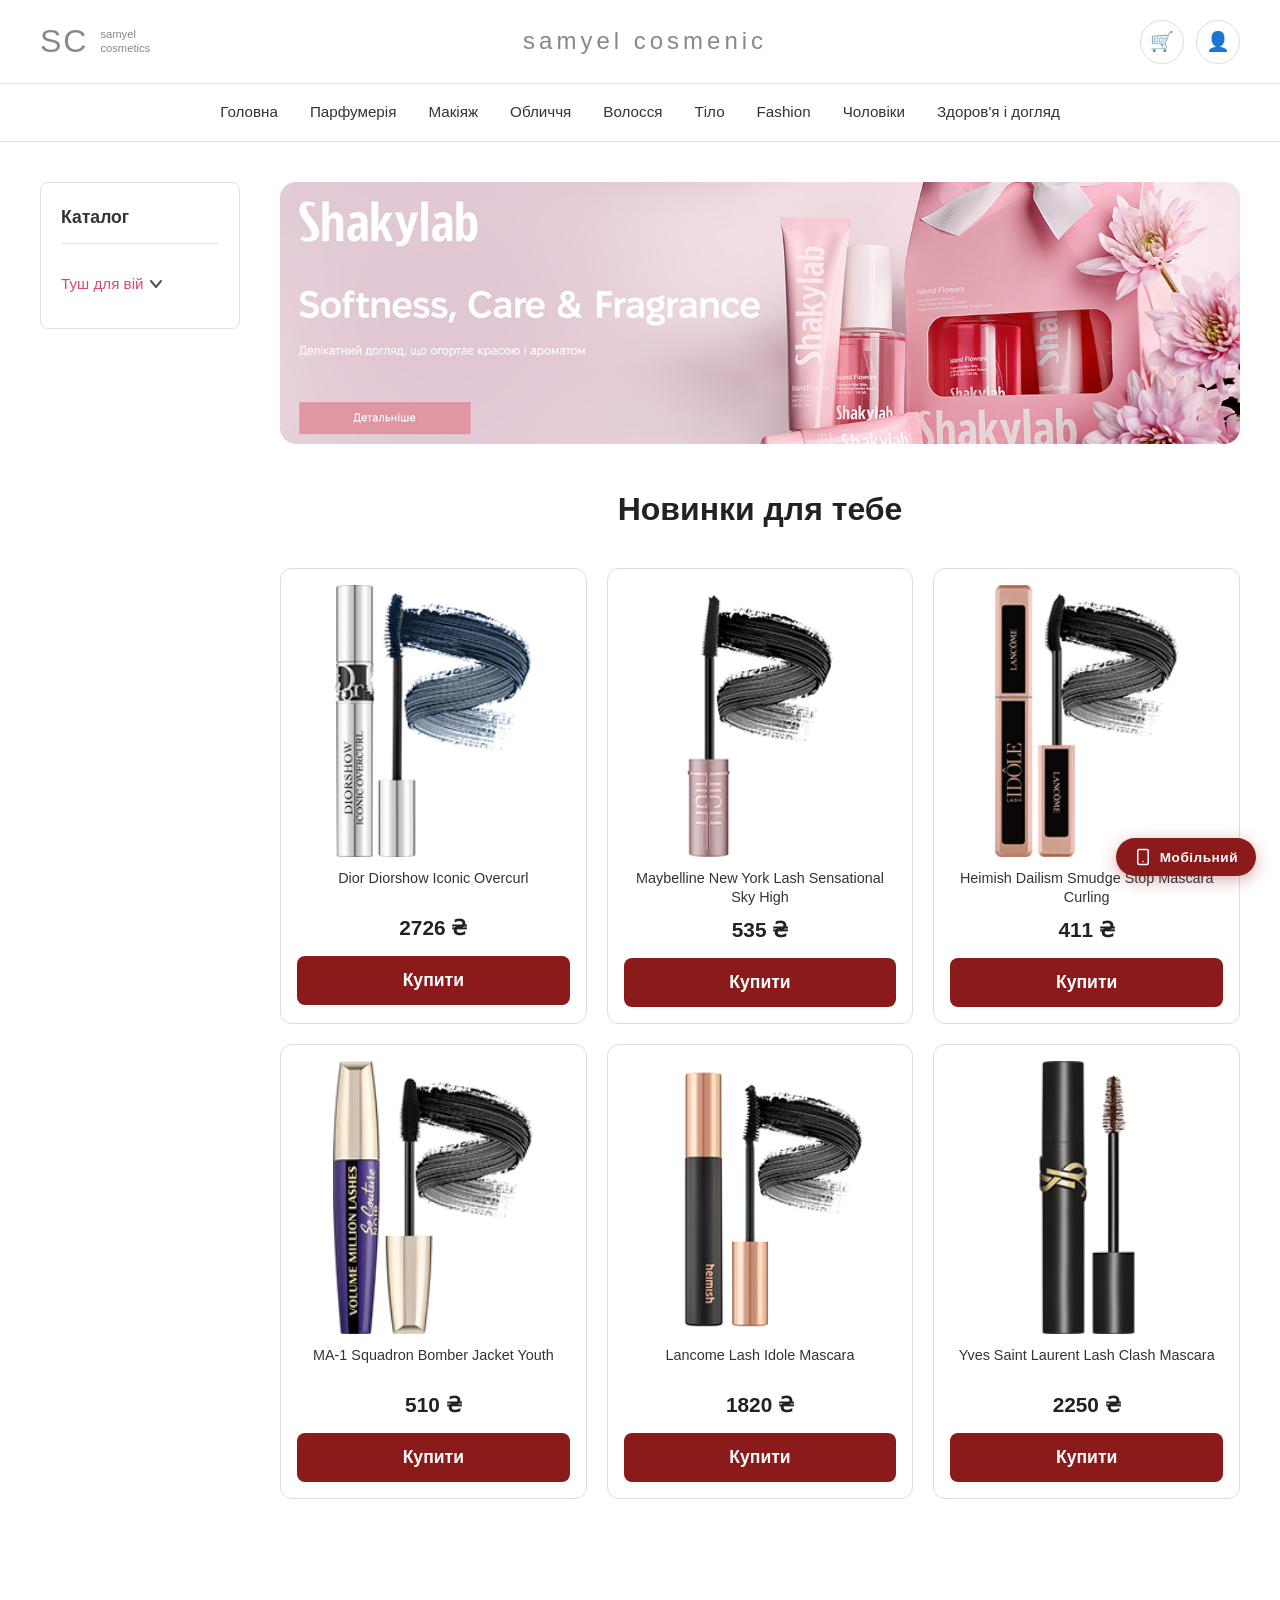
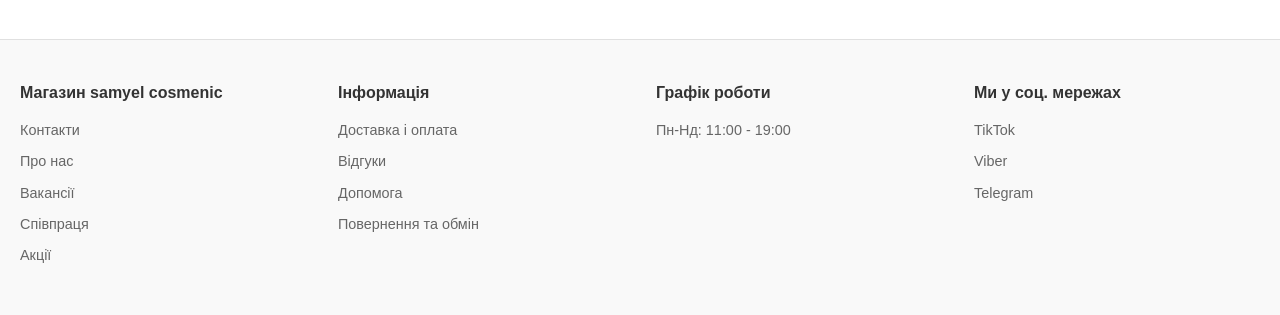
<file: index.html>
<!DOCTYPE html>
<html lang="uk">
<head>
    <meta charset="UTF-8">
    <meta http-equiv="X-UA-Compatible" content="IE=edge">
    <meta name="viewport" content="width=device-width, initial-scale=1.0">
    <link rel="stylesheet" href="cosmetic.css">
    <title>Samyel Cosmenic</title>
</head>
<body>

    <header class="site-header">
        <div class="header-top">
            <div class="brand">
                <div class="brand-logo-box">
                    <span class="brand-initials">SC</span>
                    <span class="brand-name">samyel<br>cosmetics</span>
                </div>
            </div>
            <div class="brand-title">samyel cosmenic</div>
            <div class="header-actions">
                <button class="icon-button">🛒</button>
                <button class="icon-button">👤</button>
            </div>
        </div>
        <nav class="main-nav">
            <a href="index.html">Головна</a>
            <a href="#">Парфумерія</a>
            <a href="#">Макіяж</a>
            <a href="#">Обличчя</a>
            <a href="#">Волосся</a>
            <a href="#">Тіло</a>
            <a href="#">Fashion</a>
            <a href="#">Чоловіки</a>
            <a href="#">Здоров'я і догляд</a>
        </nav>
    </header>

    <main class="container">
        <div class="main-layout">
            <aside class="sidebar">
                <h3>Каталог</h3>
                <div class="sidebar-item" onclick="toggleDropdown()">
                    Туш для вій <span id="arrow">
                        <svg width="12" height="8" viewBox="0 0 12 8" fill="none" xmlns="http://www.w3.org/2000/svg">
                            <path d="M1 1L6 7L11 1" stroke="#555" stroke-width="2" stroke-linecap="round" stroke-linejoin="round"/>
                        </svg>
                    </span>
                </div>
                <div class="sidebar-dropdown" id="dropdown">
                    <a href="maybelline.html">Maybelline New York</a>
                    <a href="loreal.html">L'Oréal Paris</a>
                    <a href="vivienne.html">Vivienne Sabo</a>
                </div>
            </aside>

            <div class="main-content">

                <!-- HERO BANNER -->
                <div class="hero-banner">
                    <img src="images/sdz59eqb9amy 1.png" alt="Shakylab banner">
                </div>

                <!-- PRODUCTS -->
                <h2 class="section-title">Новинки для тебе</h2>
                <div class="products-grid">

                    <article class="product-card">
                        <div class="product-image">
                            <img src="images/image 1.png" alt="Dior Diorshow">
                        </div>
                        <h4>Dior Diorshow Iconic Overcurl</h4>
                        <p class="price">2726 ₴</p>
                        <button class="buy-button">Купити</button>
                    </article>

                    <article class="product-card">
                        <div class="product-image">
                            <img src="images/image 2.png" alt="Maybelline New York">
                        </div>
                        <h4>Maybelline New York Lash Sensational Sky High</h4>
                        <p class="price">535 ₴</p>
                        <button class="buy-button">Купити</button>
                    </article>

                    <article class="product-card">
                        <div class="product-image">
                            <img src="images/image 3.png" alt="Heimish Dailism">
                        </div>
                        <h4>Heimish Dailism Smudge Stop Mascara Curling</h4>
                        <p class="price">411 ₴</p>
                        <button class="buy-button">Купити</button>
                    </article>

                    <article class="product-card">
                        <div class="product-image">
                            <img src="images/l9mghtw6zjqc 1.png" alt="MA-1 Squadron">
                        </div>
                        <h4>MA-1 Squadron Bomber Jacket Youth</h4>
                        <p class="price">510 ₴</p>
                        <button class="buy-button">Купити</button>
                    </article>

                    <article class="product-card">
                        <div class="product-image">
                            <img src="images/upscalemedia-transformed (2) 1 (2).png" alt="Lancome Lash Idole">
                        </div>
                        <h4>Lancome Lash Idole Mascara</h4>
                        <p class="price">1820 ₴</p>
                        <button class="buy-button">Купити</button>
                    </article>

                    <article class="product-card">
                        <div class="product-image">
                            <img src="images/image 4.png" alt="Yves Saint Laurent">
                        </div>
                        <h4>Yves Saint Laurent Lash Clash Mascara</h4>
                        <p class="price">2250 ₴</p>
                        <button class="buy-button">Купити</button>
                    </article>

                </div>
            </div>
        </div>
    </main>

    <footer class="site-footer">
        <div class="footer-column">
            <h3>Магазин samyel cosmenic</h3>
            <a href="#">Контакти</a>
            <a href="#">Про нас</a>
            <a href="#">Вакансії</a>
            <a href="#">Співпраця</a>
            <a href="#">Акції</a>
        </div>
        <div class="footer-column">
            <h3>Інформація</h3>
            <a href="#">Доставка і оплата</a>
            <a href="#">Відгуки</a>
            <a href="#">Допомога</a>
            <a href="#">Повернення та обмін</a>
        </div>
        <div class="footer-column">
            <h3>Графік роботи</h3>
            <p>Пн-Нд: 11:00 - 19:00</p>
        </div>
        <div class="footer-column">
            <h3>Ми у соц. мережах</h3>
            <a href="#">TikTok</a>
            <a href="#">Viber</a>
            <a href="#">Telegram</a>
        </div>
    </footer>

    <!-- VIEW TOGGLE BUTTON -->
    <div class="page-transition-overlay" id="overlay"></div>
    <div class="view-toggle-wrap">
        <button class="view-toggle-btn" id="viewToggleBtn" onclick="toggleView()">
            <svg id="toggleIcon" width="18" height="18" viewBox="0 0 24 24" fill="none" stroke="currentColor" stroke-width="2" stroke-linecap="round" stroke-linejoin="round">
                <rect x="5" y="2" width="14" height="20" rx="2" ry="2"/>
                <line x1="12" y1="18" x2="12" y2="18"/>
            </svg>
            <span id="toggleLabel">Мобільний</span>
        </button>
    </div>

    <script>
        function toggleDropdown() {
            const dropdown = document.getElementById('dropdown');
            const arrow = document.getElementById('arrow');
            if (dropdown.classList.contains('open')) {
                dropdown.classList.remove('open');
                arrow.style.transform = 'rotate(0deg)';
            } else {
                dropdown.classList.add('open');
                arrow.style.transform = 'rotate(180deg)';
            }
        }

        // View toggle with animation
        const STORAGE_KEY = 'sc_view_mode';
        const overlay = document.getElementById('overlay');
        const btn = document.getElementById('viewToggleBtn');
        const icon = document.getElementById('toggleIcon');
        const label = document.getElementById('toggleLabel');

        const desktopIcon = `<rect x="2" y="3" width="20" height="14" rx="2"/><polyline points="8 21 12 17 16 21"/><line x1="12" y1="17" x2="12" y2="17"/>`;
        const mobileIcon = `<rect x="5" y="2" width="14" height="20" rx="2" ry="2"/><line x1="12" y1="18" x2="12.01" y2="18"/>`;

        function applyMode(mode, animate) {
            if (animate) {
                overlay.classList.add('active');
                setTimeout(() => {
                    setMode(mode);
                    overlay.classList.remove('active');
                }, 280);
            } else {
                setMode(mode);
            }
        }

        function setMode(mode) {
            if (mode === 'mobile') {
                document.body.classList.add('mobile-preview');
                icon.innerHTML = desktopIcon;
                label.textContent = 'Десктоп';
            } else {
                document.body.classList.remove('mobile-preview');
                icon.innerHTML = mobileIcon;
                label.textContent = 'Мобільний';
            }
            localStorage.setItem(STORAGE_KEY, mode);
        }

        function toggleView() {
            const current = localStorage.getItem(STORAGE_KEY) || 'desktop';
            icon.style.transform = 'rotate(360deg)';
            setTimeout(() => { icon.style.transform = 'rotate(0deg)'; }, 400);
            applyMode(current === 'mobile' ? 'desktop' : 'mobile', true);
        }

        // Restore saved mode on load
        const saved = localStorage.getItem(STORAGE_KEY);
        if (saved) setMode(saved);
    </script>
</body>
</html>
</file>
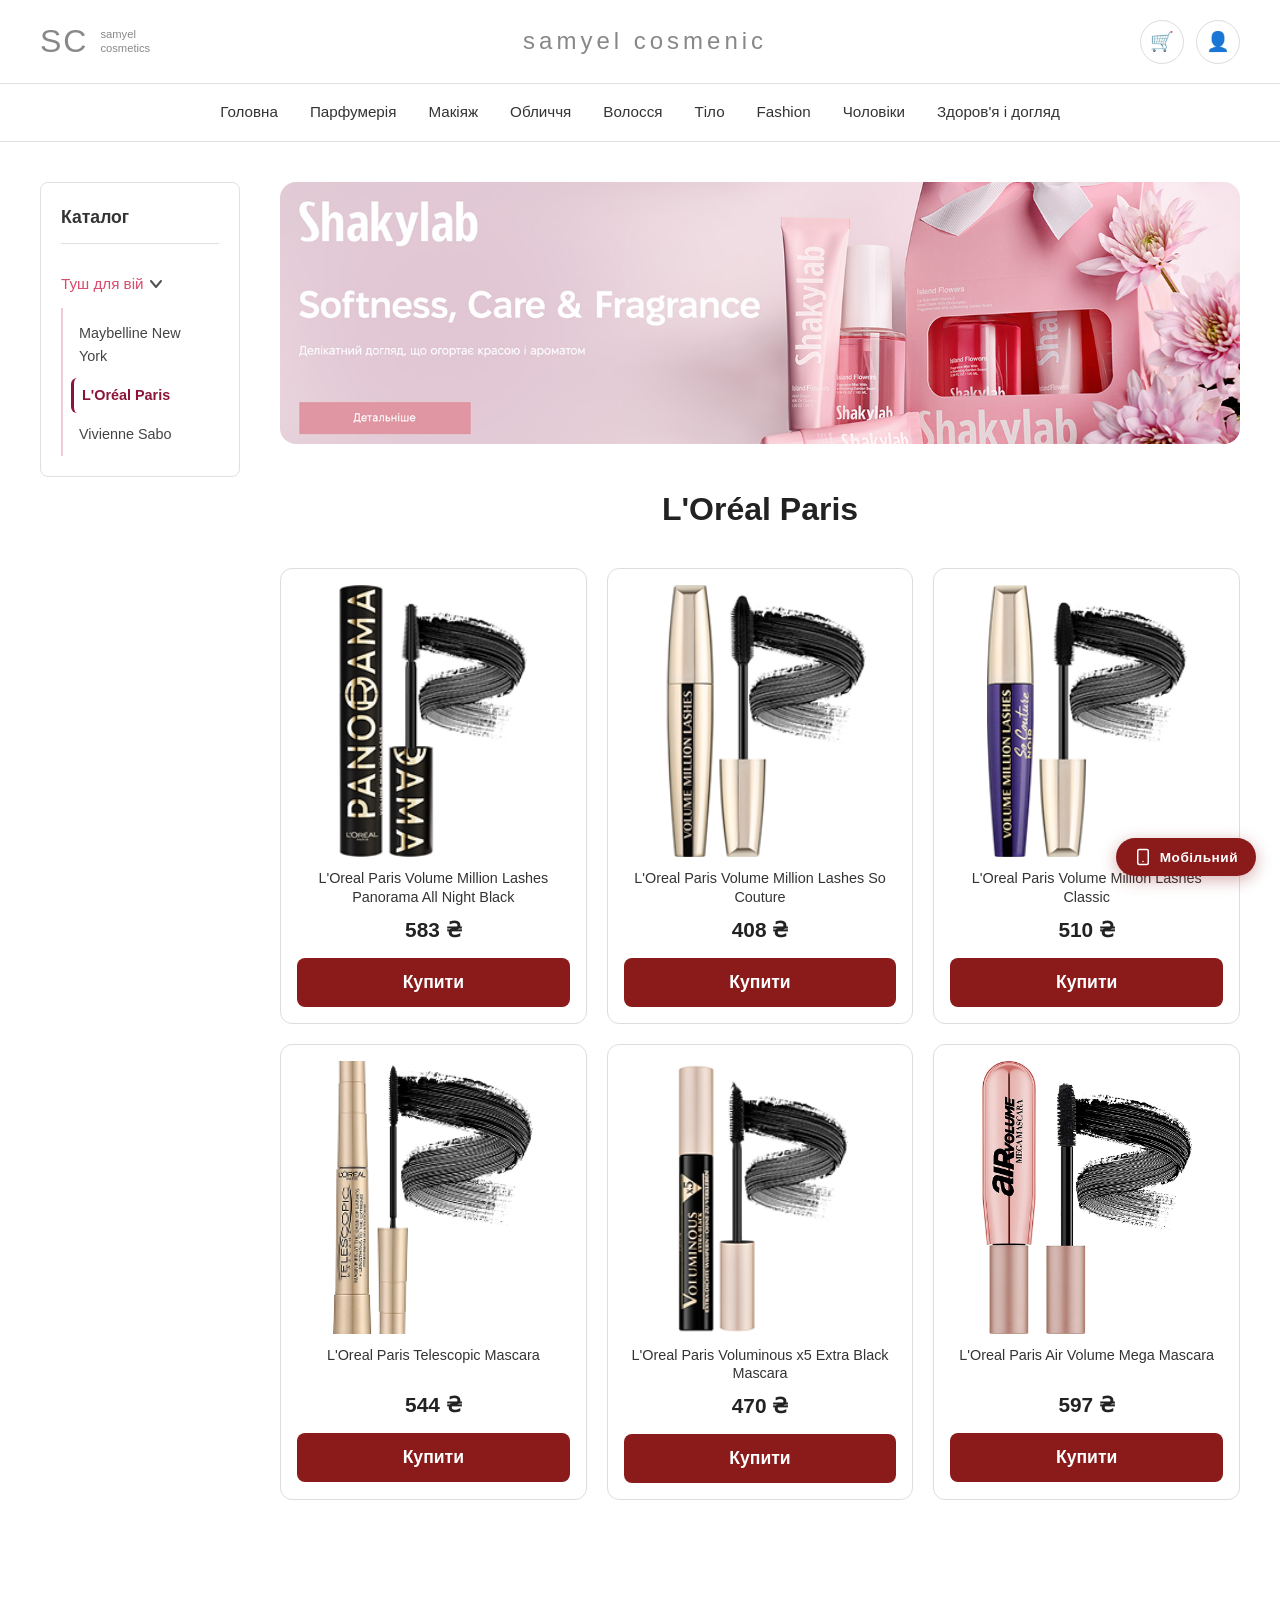
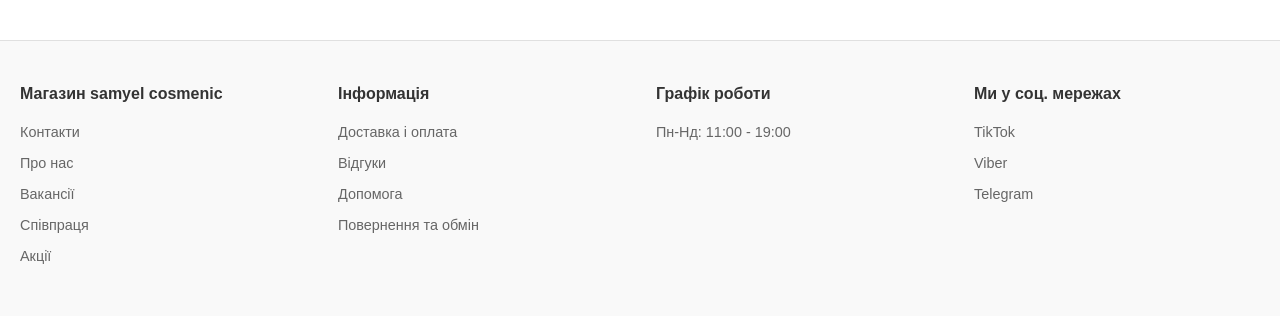
<file: loreal.html>
<!DOCTYPE html>
<html lang="uk">
<head>
    <meta charset="UTF-8">
    <meta http-equiv="X-UA-Compatible" content="IE=edge">
    <meta name="viewport" content="width=device-width, initial-scale=1.0">
    <link rel="stylesheet" href="cosmetic.css">
    <title>L'Oréal Paris | Samyel Cosmenic</title>
</head>
<body>

    <header class="site-header">
        <div class="header-top">
            <div class="brand">
                <div class="brand-logo-box">
                    <span class="brand-initials">SC</span>
                    <span class="brand-name">samyel<br>cosmetics</span>
                </div>
            </div>
            <div class="brand-title">samyel cosmenic</div>
            <div class="header-actions">
                <button class="icon-button">🛒</button>
                <button class="icon-button">👤</button>
            </div>
        </div>
        <nav class="main-nav">
            <a href="index.html">Головна</a>
            <a href="#">Парфумерія</a>
            <a href="#">Макіяж</a>
            <a href="#">Обличчя</a>
            <a href="#">Волосся</a>
            <a href="#">Тіло</a>
            <a href="#">Fashion</a>
            <a href="#">Чоловіки</a>
            <a href="#">Здоров'я і догляд</a>
        </nav>
    </header>

    <main class="container">
        <div class="main-layout">
            <aside class="sidebar">
                <h3>Каталог</h3>
                <div class="sidebar-item" onclick="toggleDropdown()">
                    Туш для вій <span id="arrow">
                        <svg width="12" height="8" viewBox="0 0 12 8" fill="none" xmlns="http://www.w3.org/2000/svg">
                            <path d="M1 1L6 7L11 1" stroke="#555" stroke-width="2" stroke-linecap="round" stroke-linejoin="round"/>
                        </svg>
                    </span>
                </div>
                <div class="sidebar-dropdown open" id="dropdown">
                    <a href="maybelline.html">Maybelline New York</a>
                    <a href="loreal.html" class="active-brand">L'Oréal Paris</a>
                    <a href="vivienne.html">Vivienne Sabo</a>
                </div>
            </aside>

            <div class="main-content">

                <!-- HERO BANNER -->
                <div class="hero-banner">
                    <img src="images/sdz59eqb9amy 1.png" alt="Shakylab banner">
                </div>

                <!-- PRODUCTS -->
                <h2 class="section-title">L'Oréal Paris</h2>
                <div class="products-grid">

                    <article class="product-card">
                        <div class="product-image">
                            <img src="images/image 9.png" alt="L'Oreal Paris Volume Million Lashes Panorama">
                        </div>
                        <h4>L'Oreal Paris Volume Million Lashes Panorama All Night Black</h4>
                        <p class="price">583 ₴</p>
                        <button class="buy-button">Купити</button>
                    </article>

                    <article class="product-card">
                        <div class="product-image">
                            <img src="images/image 2 (2).png" alt="L'Oreal Paris Volume Million Lashes So Couture">
                        </div>
                        <h4>L'Oreal Paris Volume Million Lashes So Couture</h4>
                        <p class="price">408 ₴</p>
                        <button class="buy-button">Купити</button>
                    </article>

                    <article class="product-card">
                        <div class="product-image">
                            <img src="images/upscalemedia-transformed (2) 1 (4).png" alt="L'Oreal Paris Volume Million Lashes Classic">
                        </div>
                        <h4>L'Oreal Paris Volume Million Lashes Classic</h4>
                        <p class="price">510 ₴</p>
                        <button class="buy-button">Купити</button>
                    </article>

                    <article class="product-card">
                        <div class="product-image">
                            <img src="images/l9mghtw6zjqc 1 (1).png" alt="L'Oreal Paris Telescopic Mascara">
                        </div>
                        <h4>L'Oreal Paris Telescopic Mascara</h4>
                        <p class="price">544 ₴</p>
                        <button class="buy-button">Купити</button>
                    </article>

                    <article class="product-card">
                        <div class="product-image">
                            <img src="images/image 3 (1).png" alt="L'Oreal Paris Voluminous x5">
                        </div>
                        <h4>L'Oreal Paris Voluminous x5 Extra Black Mascara</h4>
                        <p class="price">470 ₴</p>
                        <button class="buy-button">Купити</button>
                    </article>

                    <article class="product-card">
                        <div class="product-image">
                            <img src="images/image 10@2x.png" alt="L'Oreal Paris Air Volume Mega">
                        </div>
                        <h4>L'Oreal Paris Air Volume Mega Mascara</h4>
                        <p class="price">597 ₴</p>
                        <button class="buy-button">Купити</button>
                    </article>

                </div>
            </div>
        </div>
    </main>

    <footer class="site-footer">
        <div class="footer-column">
            <h3>Магазин samyel cosmenic</h3>
            <a href="#">Контакти</a>
            <a href="#">Про нас</a>
            <a href="#">Вакансії</a>
            <a href="#">Співпраця</a>
            <a href="#">Акції</a>
        </div>
        <div class="footer-column">
            <h3>Інформація</h3>
            <a href="#">Доставка і оплата</a>
            <a href="#">Відгуки</a>
            <a href="#">Допомога</a>
            <a href="#">Повернення та обмін</a>
        </div>
        <div class="footer-column">
            <h3>Графік роботи</h3>
            <p>Пн-Нд: 11:00 - 19:00</p>
        </div>
        <div class="footer-column">
            <h3>Ми у соц. мережах</h3>
            <a href="#">TikTok</a>
            <a href="#">Viber</a>
            <a href="#">Telegram</a>
        </div>
    </footer>

    <!-- VIEW TOGGLE BUTTON -->
    <div class="page-transition-overlay" id="overlay"></div>
    <div class="view-toggle-wrap">
        <button class="view-toggle-btn" id="viewToggleBtn" onclick="toggleView()">
            <svg id="toggleIcon" width="18" height="18" viewBox="0 0 24 24" fill="none" stroke="currentColor" stroke-width="2" stroke-linecap="round" stroke-linejoin="round">
                <rect x="5" y="2" width="14" height="20" rx="2" ry="2"/>
                <line x1="12" y1="18" x2="12" y2="18"/>
            </svg>
            <span id="toggleLabel">Мобільний</span>
        </button>
    </div>

    <script>
        function toggleDropdown() {
            const dropdown = document.getElementById('dropdown');
            const arrow = document.getElementById('arrow');
            if (dropdown.classList.contains('open')) {
                dropdown.classList.remove('open');
                arrow.style.transform = 'rotate(0deg)';
            } else {
                dropdown.classList.add('open');
                arrow.style.transform = 'rotate(180deg)';
            }
        }

        // View toggle with animation
        const STORAGE_KEY = 'sc_view_mode';
        const overlay = document.getElementById('overlay');
        const btn = document.getElementById('viewToggleBtn');
        const icon = document.getElementById('toggleIcon');
        const label = document.getElementById('toggleLabel');

        const desktopIcon = `<rect x="2" y="3" width="20" height="14" rx="2"/><polyline points="8 21 12 17 16 21"/><line x1="12" y1="17" x2="12" y2="17"/>`;
        const mobileIcon = `<rect x="5" y="2" width="14" height="20" rx="2" ry="2"/><line x1="12" y1="18" x2="12.01" y2="18"/>`;

        function applyMode(mode, animate) {
            if (animate) {
                overlay.classList.add('active');
                setTimeout(() => {
                    setMode(mode);
                    overlay.classList.remove('active');
                }, 280);
            } else {
                setMode(mode);
            }
        }

        function setMode(mode) {
            if (mode === 'mobile') {
                document.body.classList.add('mobile-preview');
                icon.innerHTML = desktopIcon;
                label.textContent = 'Десктоп';
            } else {
                document.body.classList.remove('mobile-preview');
                icon.innerHTML = mobileIcon;
                label.textContent = 'Мобільний';
            }
            localStorage.setItem(STORAGE_KEY, mode);
        }

        function toggleView() {
            const current = localStorage.getItem(STORAGE_KEY) || 'desktop';
            icon.style.transform = 'rotate(360deg)';
            setTimeout(() => { icon.style.transform = 'rotate(0deg)'; }, 400);
            applyMode(current === 'mobile' ? 'desktop' : 'mobile', true);
        }

        // Restore saved mode on load
        const saved = localStorage.getItem(STORAGE_KEY);
        if (saved) setMode(saved);
    </script>
</body>
</html>
</file>
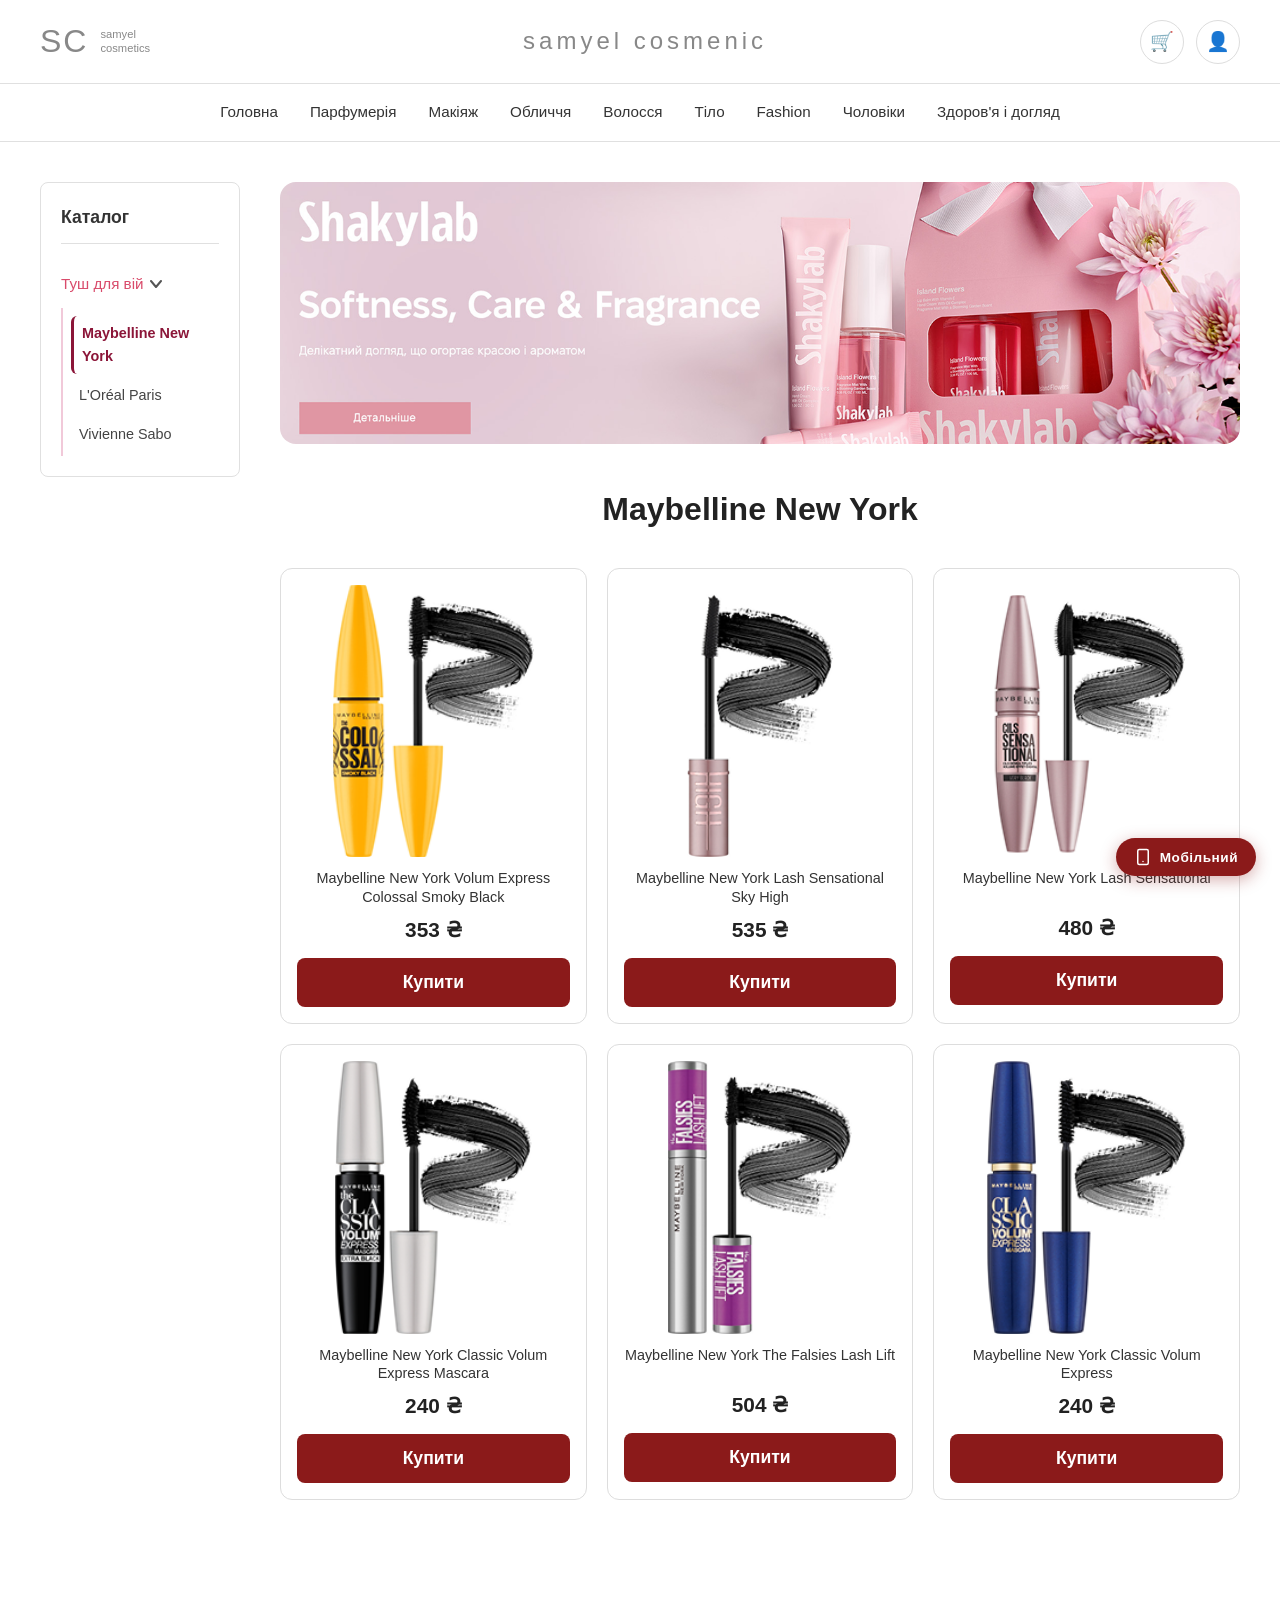
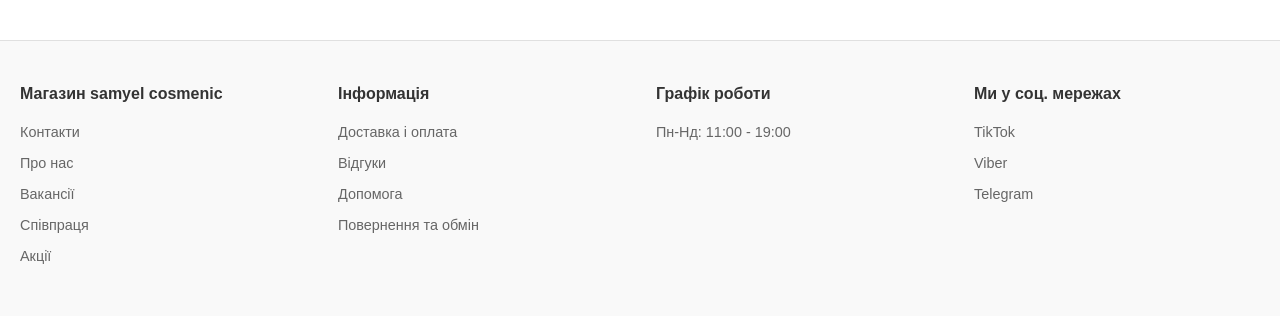
<file: maybelline.html>
<!DOCTYPE html>
<html lang="uk">
<head>
    <meta charset="UTF-8">
    <meta http-equiv="X-UA-Compatible" content="IE=edge">
    <meta name="viewport" content="width=device-width, initial-scale=1.0">
    <link rel="stylesheet" href="cosmetic.css">
    <title>Maybelline New York | Samyel Cosmenic</title>
</head>
<body>

    <header class="site-header">
        <div class="header-top">
            <div class="brand">
                <div class="brand-logo-box">
                    <span class="brand-initials">SC</span>
                    <span class="brand-name">samyel<br>cosmetics</span>
                </div>
            </div>
            <div class="brand-title">samyel cosmenic</div>
            <div class="header-actions">
                <button class="icon-button">🛒</button>
                <button class="icon-button">👤</button>
            </div>
        </div>
        <nav class="main-nav">
            <a href="index.html">Головна</a>
            <a href="#">Парфумерія</a>
            <a href="#">Макіяж</a>
            <a href="#">Обличчя</a>
            <a href="#">Волосся</a>
            <a href="#">Тіло</a>
            <a href="#">Fashion</a>
            <a href="#">Чоловіки</a>
            <a href="#">Здоров'я і догляд</a>
        </nav>
    </header>

    <main class="container">
        <div class="main-layout">
            <aside class="sidebar">
                <h3>Каталог</h3>
                <div class="sidebar-item" onclick="toggleDropdown()">
                    Туш для вій <span id="arrow">
                        <svg width="12" height="8" viewBox="0 0 12 8" fill="none" xmlns="http://www.w3.org/2000/svg">
                            <path d="M1 1L6 7L11 1" stroke="#555" stroke-width="2" stroke-linecap="round" stroke-linejoin="round"/>
                        </svg>
                    </span>
                </div>
                <div class="sidebar-dropdown open" id="dropdown">
                    <a href="maybelline.html" class="active-brand">Maybelline New York</a>
                    <a href="loreal.html">L'Oréal Paris</a>
                    <a href="vivienne.html">Vivienne Sabo</a>
                </div>
            </aside>

            <div class="main-content">

                <!-- HERO BANNER -->
                <div class="hero-banner">
                    <img src="images/sdz59eqb9amy 1.png" alt="Shakylab banner">
                </div>

                <!-- PRODUCTS -->
                <h2 class="section-title">Maybelline New York</h2>
                <div class="products-grid">

                    <article class="product-card">
                        <div class="product-image">
                            <img src="images/1.png" alt="Maybelline Volum Express Colossal">
                        </div>
                        <h4>Maybelline New York Volum Express Colossal Smoky Black</h4>
                        <p class="price">353 ₴</p>
                        <button class="buy-button">Купити</button>
                    </article>

                    <article class="product-card">
                        <div class="product-image">
                            <img src="images/image 2 (1).png" alt="Maybelline Lash Sensational Sky High">
                        </div>
                        <h4>Maybelline New York Lash Sensational Sky High</h4>
                        <p class="price">535 ₴</p>
                        <button class="buy-button">Купити</button>
                    </article>

                    <article class="product-card">
                        <div class="product-image">
                            <img src="images/upscalemedia-transformed (2) 1 (3).png" alt="Maybelline Lash Sensational">
                        </div>
                        <h4>Maybelline New York Lash Sensational</h4>
                        <p class="price">480 ₴</p>
                        <button class="buy-button">Купити</button>
                    </article>

                    <article class="product-card">
                        <div class="product-image">
                            <img src="images/image 6.png" alt="Maybelline Classic Volum Express">
                        </div>
                        <h4>Maybelline New York Classic Volum Express Mascara</h4>
                        <p class="price">240 ₴</p>
                        <button class="buy-button">Купити</button>
                    </article>

                    <article class="product-card">
                        <div class="product-image">
                            <img src="images/image 7.png" alt="Maybelline The Falsies Lash Lift">
                        </div>
                        <h4>Maybelline New York The Falsies Lash Lift</h4>
                        <p class="price">504 ₴</p>
                        <button class="buy-button">Купити</button>
                    </article>

                    <article class="product-card">
                        <div class="product-image">
                            <img src="images/image 8.png" alt="Maybelline Classic Volum Express">
                        </div>
                        <h4>Maybelline New York Classic Volum Express</h4>
                        <p class="price">240 ₴</p>
                        <button class="buy-button">Купити</button>
                    </article>

                </div>
            </div>
        </div>
    </main>

    <footer class="site-footer">
        <div class="footer-column">
            <h3>Магазин samyel cosmenic</h3>
            <a href="#">Контакти</a>
            <a href="#">Про нас</a>
            <a href="#">Вакансії</a>
            <a href="#">Співпраця</a>
            <a href="#">Акції</a>
        </div>
        <div class="footer-column">
            <h3>Інформація</h3>
            <a href="#">Доставка і оплата</a>
            <a href="#">Відгуки</a>
            <a href="#">Допомога</a>
            <a href="#">Повернення та обмін</a>
        </div>
        <div class="footer-column">
            <h3>Графік роботи</h3>
            <p>Пн-Нд: 11:00 - 19:00</p>
        </div>
        <div class="footer-column">
            <h3>Ми у соц. мережах</h3>
            <a href="#">TikTok</a>
            <a href="#">Viber</a>
            <a href="#">Telegram</a>
        </div>
    </footer>

    <!-- VIEW TOGGLE BUTTON -->
    <div class="page-transition-overlay" id="overlay"></div>
    <div class="view-toggle-wrap">
        <button class="view-toggle-btn" id="viewToggleBtn" onclick="toggleView()">
            <svg id="toggleIcon" width="18" height="18" viewBox="0 0 24 24" fill="none" stroke="currentColor" stroke-width="2" stroke-linecap="round" stroke-linejoin="round">
                <rect x="5" y="2" width="14" height="20" rx="2" ry="2"/>
                <line x1="12" y1="18" x2="12" y2="18"/>
            </svg>
            <span id="toggleLabel">Мобільний</span>
        </button>
    </div>

    <script>
        function toggleDropdown() {
            const dropdown = document.getElementById('dropdown');
            const arrow = document.getElementById('arrow');
            if (dropdown.classList.contains('open')) {
                dropdown.classList.remove('open');
                arrow.style.transform = 'rotate(0deg)';
            } else {
                dropdown.classList.add('open');
                arrow.style.transform = 'rotate(180deg)';
            }
        }

        // View toggle with animation
        const STORAGE_KEY = 'sc_view_mode';
        const overlay = document.getElementById('overlay');
        const btn = document.getElementById('viewToggleBtn');
        const icon = document.getElementById('toggleIcon');
        const label = document.getElementById('toggleLabel');

        const desktopIcon = `<rect x="2" y="3" width="20" height="14" rx="2"/><polyline points="8 21 12 17 16 21"/><line x1="12" y1="17" x2="12" y2="17"/>`;
        const mobileIcon = `<rect x="5" y="2" width="14" height="20" rx="2" ry="2"/><line x1="12" y1="18" x2="12.01" y2="18"/>`;

        function applyMode(mode, animate) {
            if (animate) {
                overlay.classList.add('active');
                setTimeout(() => {
                    setMode(mode);
                    overlay.classList.remove('active');
                }, 280);
            } else {
                setMode(mode);
            }
        }

        function setMode(mode) {
            if (mode === 'mobile') {
                document.body.classList.add('mobile-preview');
                icon.innerHTML = desktopIcon;
                label.textContent = 'Десктоп';
            } else {
                document.body.classList.remove('mobile-preview');
                icon.innerHTML = mobileIcon;
                label.textContent = 'Мобільний';
            }
            localStorage.setItem(STORAGE_KEY, mode);
        }

        function toggleView() {
            const current = localStorage.getItem(STORAGE_KEY) || 'desktop';
            icon.style.transform = 'rotate(360deg)';
            setTimeout(() => { icon.style.transform = 'rotate(0deg)'; }, 400);
            applyMode(current === 'mobile' ? 'desktop' : 'mobile', true);
        }

        // Restore saved mode on load
        const saved = localStorage.getItem(STORAGE_KEY);
        if (saved) setMode(saved);
    </script>
</body>
</html>
</file>
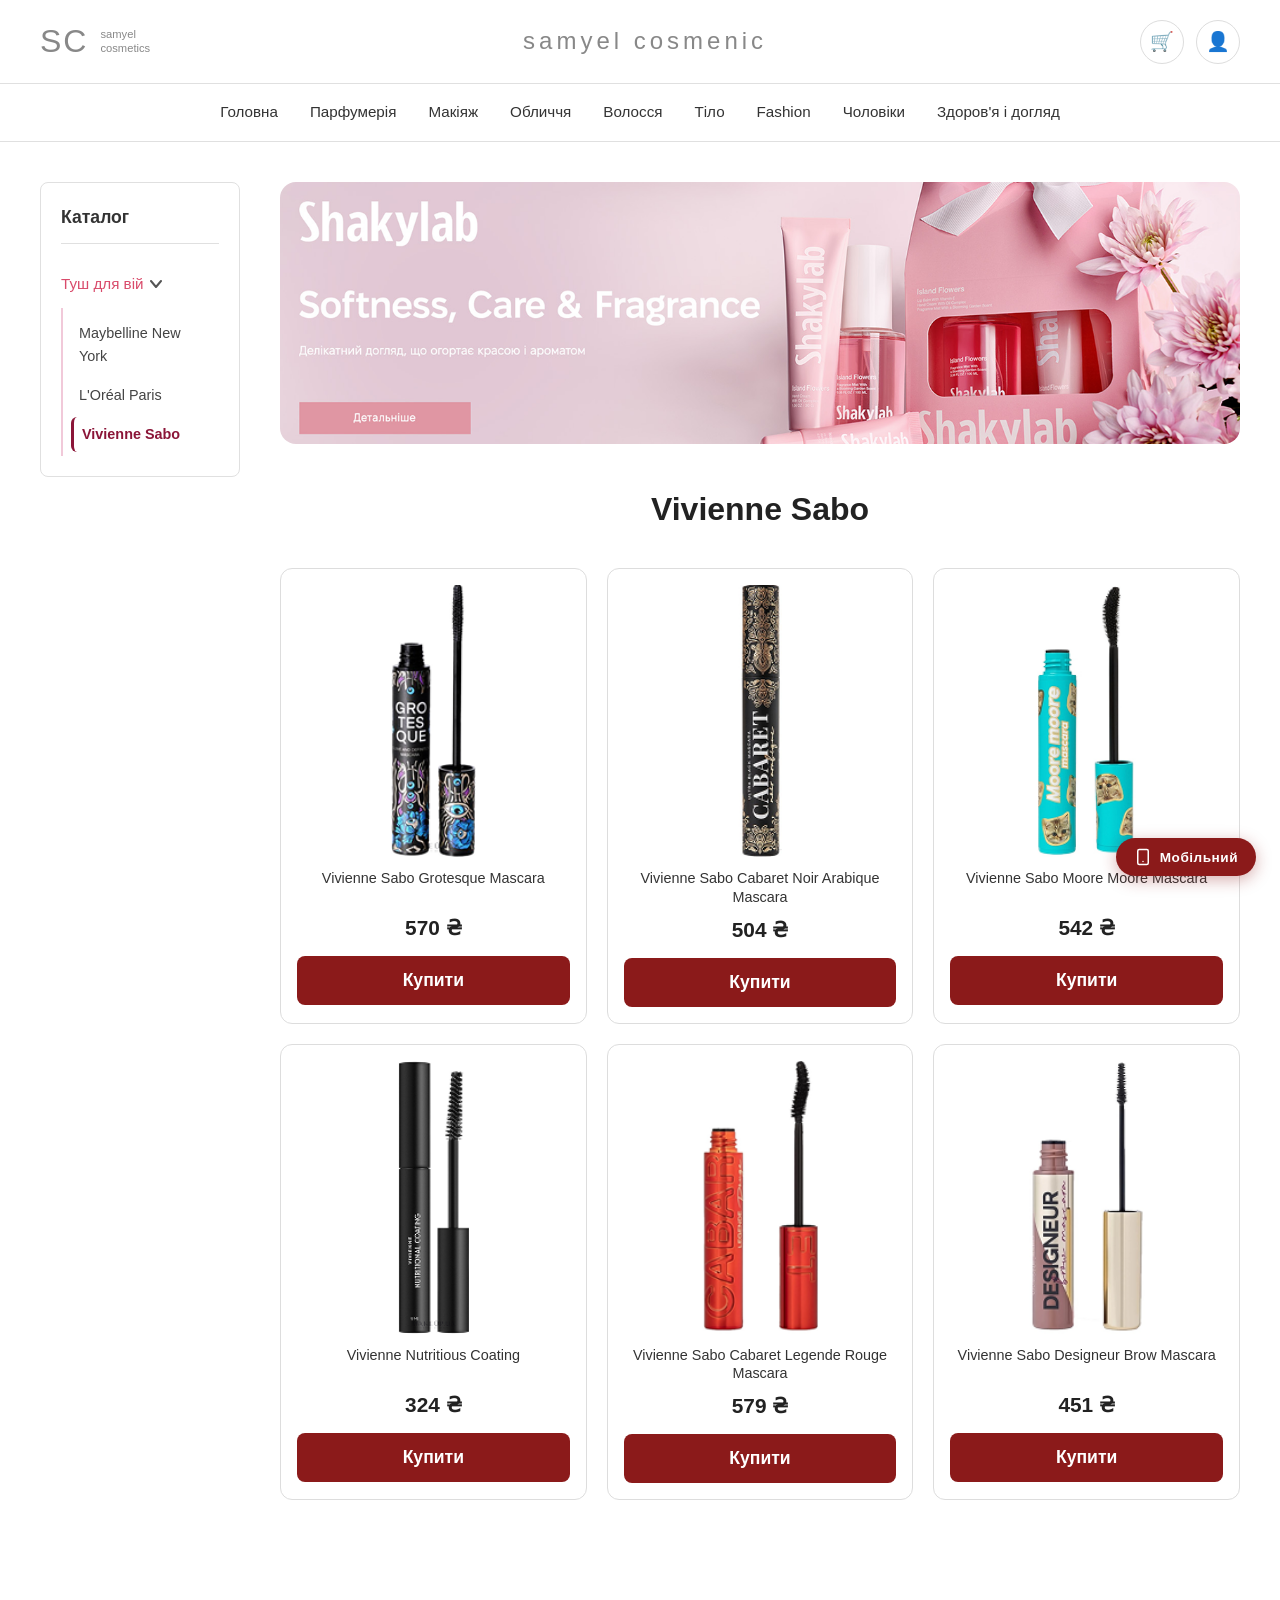
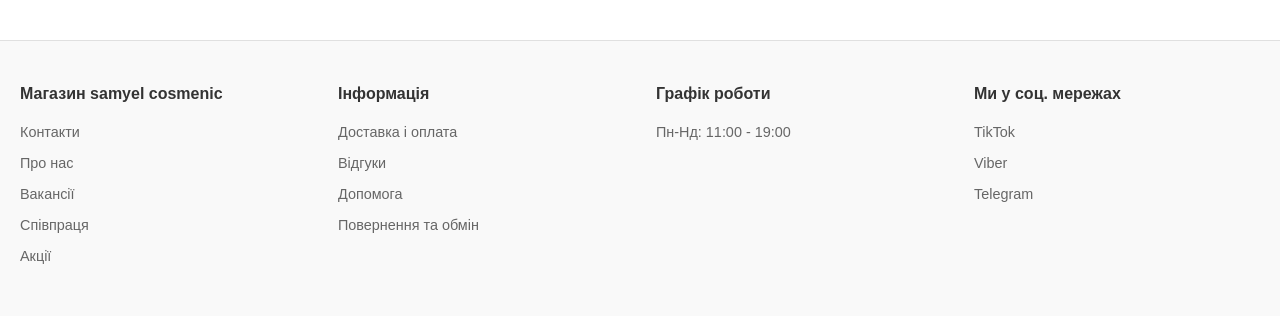
<file: vivienne.html>
<!DOCTYPE html>
<html lang="uk">
<head>
    <meta charset="UTF-8">
    <meta http-equiv="X-UA-Compatible" content="IE=edge">
    <meta name="viewport" content="width=device-width, initial-scale=1.0">
    <link rel="stylesheet" href="cosmetic.css">
    <title>Vivienne Sabo | Samyel Cosmenic</title>
</head>
<body>

    <header class="site-header">
        <div class="header-top">
            <div class="brand">
                <div class="brand-logo-box">
                    <span class="brand-initials">SC</span>
                    <span class="brand-name">samyel<br>cosmetics</span>
                </div>
            </div>
            <div class="brand-title">samyel cosmenic</div>
            <div class="header-actions">
                <button class="icon-button">🛒</button>
                <button class="icon-button">👤</button>
            </div>
        </div>
        <nav class="main-nav">
            <a href="index.html">Головна</a>
            <a href="#">Парфумерія</a>
            <a href="#">Макіяж</a>
            <a href="#">Обличчя</a>
            <a href="#">Волосся</a>
            <a href="#">Тіло</a>
            <a href="#">Fashion</a>
            <a href="#">Чоловіки</a>
            <a href="#">Здоров'я і догляд</a>
        </nav>
    </header>

    <main class="container">
        <div class="main-layout">
            <aside class="sidebar">
                <h3>Каталог</h3>
                <div class="sidebar-item" onclick="toggleDropdown()">
                    Туш для вій <span id="arrow">
                        <svg width="12" height="8" viewBox="0 0 12 8" fill="none" xmlns="http://www.w3.org/2000/svg">
                            <path d="M1 1L6 7L11 1" stroke="#555" stroke-width="2" stroke-linecap="round" stroke-linejoin="round"/>
                        </svg>
                    </span>
                </div>
                <div class="sidebar-dropdown open" id="dropdown">
                    <a href="maybelline.html">Maybelline New York</a>
                    <a href="loreal.html">L'Oréal Paris</a>
                    <a href="vivienne.html" class="active-brand">Vivienne Sabo</a>
                </div>
            </aside>

            <div class="main-content">

                <!-- HERO BANNER -->
                <div class="hero-banner">
                    <img src="images/sdz59eqb9amy 1.png" alt="Shakylab banner">
                </div>

                <!-- PRODUCTS -->
                <h2 class="section-title">Vivienne Sabo</h2>
                <div class="products-grid">

                    <article class="product-card">
                        <div class="product-image">
                            <img src="images/image 1 (1).png" alt="Vivienne Sabo Grotesque Mascara">
                        </div>
                        <h4>Vivienne Sabo Grotesque Mascara</h4>
                        <p class="price">570 ₴</p>
                        <button class="buy-button">Купити</button>
                    </article>

                    <article class="product-card">
                        <div class="product-image">
                            <img src="images/image 11.png" alt="Vivienne Sabo Cabaret Noir Arabique Mascara">
                        </div>
                        <h4>Vivienne Sabo Cabaret Noir Arabique Mascara</h4>
                        <p class="price">504 ₴</p>
                        <button class="buy-button">Купити</button>
                    </article>

                    <article class="product-card">
                        <div class="product-image">
                            <img src="images/upscalemedia-transformed (2) 1 (5).png" alt="Vivienne Sabo Moore Moore Mascara">
                        </div>
                        <h4>Vivienne Sabo Moore Moore Mascara</h4>
                        <p class="price">542 ₴</p>
                        <button class="buy-button">Купити</button>
                    </article>

                    <article class="product-card">
                        <div class="product-image">
                            <img src="images/l9mghtw6zjqc 1 (2).png" alt="Vivienne Nutritious Coating">
                        </div>
                        <h4>Vivienne Nutritious Coating</h4>
                        <p class="price">324 ₴</p>
                        <button class="buy-button">Купити</button>
                    </article>

                    <article class="product-card">
                        <div class="product-image">
                            <img src="images/image 12.png" alt="Vivienne Sabo Cabaret Legende Rouge Mascara">
                        </div>
                        <h4>Vivienne Sabo Cabaret Legende Rouge Mascara</h4>
                        <p class="price">579 ₴</p>
                        <button class="buy-button">Купити</button>
                    </article>

                    <article class="product-card">
                        <div class="product-image">
                            <img src="images/image 13.png" alt="Vivienne Sabo Designeur Brow Mascara">
                        </div>
                        <h4>Vivienne Sabo Designeur Brow Mascara</h4>
                        <p class="price">451 ₴</p>
                        <button class="buy-button">Купити</button>
                    </article>

                </div>
            </div>
        </div>
    </main>

    <footer class="site-footer">
        <div class="footer-column">
            <h3>Магазин samyel cosmenic</h3>
            <a href="#">Контакти</a>
            <a href="#">Про нас</a>
            <a href="#">Вакансії</a>
            <a href="#">Співпраця</a>
            <a href="#">Акції</a>
        </div>
        <div class="footer-column">
            <h3>Інформація</h3>
            <a href="#">Доставка і оплата</a>
            <a href="#">Відгуки</a>
            <a href="#">Допомога</a>
            <a href="#">Повернення та обмін</a>
        </div>
        <div class="footer-column">
            <h3>Графік роботи</h3>
            <p>Пн-Нд: 11:00 - 19:00</p>
        </div>
        <div class="footer-column">
            <h3>Ми у соц. мережах</h3>
            <a href="#">TikTok</a>
            <a href="#">Viber</a>
            <a href="#">Telegram</a>
        </div>
    </footer>

    <!-- VIEW TOGGLE BUTTON -->
    <div class="page-transition-overlay" id="overlay"></div>
    <div class="view-toggle-wrap">
        <button class="view-toggle-btn" id="viewToggleBtn" onclick="toggleView()">
            <svg id="toggleIcon" width="18" height="18" viewBox="0 0 24 24" fill="none" stroke="currentColor" stroke-width="2" stroke-linecap="round" stroke-linejoin="round">
                <rect x="5" y="2" width="14" height="20" rx="2" ry="2"/>
                <line x1="12" y1="18" x2="12" y2="18"/>
            </svg>
            <span id="toggleLabel">Мобільний</span>
        </button>
    </div>

    <script>
        function toggleDropdown() {
            const dropdown = document.getElementById('dropdown');
            const arrow = document.getElementById('arrow');
            if (dropdown.classList.contains('open')) {
                dropdown.classList.remove('open');
                arrow.style.transform = 'rotate(0deg)';
            } else {
                dropdown.classList.add('open');
                arrow.style.transform = 'rotate(180deg)';
            }
        }

        // View toggle with animation
        const STORAGE_KEY = 'sc_view_mode';
        const overlay = document.getElementById('overlay');
        const btn = document.getElementById('viewToggleBtn');
        const icon = document.getElementById('toggleIcon');
        const label = document.getElementById('toggleLabel');

        const desktopIcon = `<rect x="2" y="3" width="20" height="14" rx="2"/><polyline points="8 21 12 17 16 21"/><line x1="12" y1="17" x2="12" y2="17"/>`;
        const mobileIcon = `<rect x="5" y="2" width="14" height="20" rx="2" ry="2"/><line x1="12" y1="18" x2="12.01" y2="18"/>`;

        function applyMode(mode, animate) {
            if (animate) {
                overlay.classList.add('active');
                setTimeout(() => {
                    setMode(mode);
                    overlay.classList.remove('active');
                }, 280);
            } else {
                setMode(mode);
            }
        }

        function setMode(mode) {
            if (mode === 'mobile') {
                document.body.classList.add('mobile-preview');
                icon.innerHTML = desktopIcon;
                label.textContent = 'Десктоп';
            } else {
                document.body.classList.remove('mobile-preview');
                icon.innerHTML = mobileIcon;
                label.textContent = 'Мобільний';
            }
            localStorage.setItem(STORAGE_KEY, mode);
        }

        function toggleView() {
            const current = localStorage.getItem(STORAGE_KEY) || 'desktop';
            icon.style.transform = 'rotate(360deg)';
            setTimeout(() => { icon.style.transform = 'rotate(0deg)'; }, 400);
            applyMode(current === 'mobile' ? 'desktop' : 'mobile', true);
        }

        // Restore saved mode on load
        const saved = localStorage.getItem(STORAGE_KEY);
        if (saved) setMode(saved);
    </script>
</body>
</html>
</file>
<file: cosmetic.css>
* {
    box-sizing: border-box;
    margin: 0;
    padding: 0;
}

body {
    font-family: 'Segoe UI', Tahoma, Geneva, Verdana, sans-serif;
    background: #fff;
    color: #333;
    line-height: 1.6;
}

.container {
    width: min(1400px, calc(100% - 40px));
    margin: 0 auto;
}

/* HEADER */
.site-header {
    background: #fff;
    border-bottom: 1px solid #e0e0e0;
    padding: 16px 0 0;
}

.header-top {
    display: flex;
    align-items: center;
    justify-content: space-between;
    padding: 0 40px 16px;
    gap: 30px;
}

.brand {
    display: flex;
    align-items: center;
}

.brand-logo-box {
    display: flex;
    align-items: center;
    gap: 12px;
}

.brand-initials {
    font-size: 2rem;
    font-weight: 300;
    color: #888;
    letter-spacing: 2px;
}

.brand-name {
    font-size: 0.7rem;
    line-height: 1.2;
    color: #888;
    text-transform: lowercase;
}

.brand-title {
    flex: 1;
    text-align: center;
    font-size: 1.5rem;
    font-weight: 300;
    letter-spacing: 4px;
    color: #888;
}

.header-actions {
    display: flex;
    gap: 12px;
}

.icon-button {
    width: 44px;
    height: 44px;
    border: 1px solid #ddd;
    border-radius: 50%;
    background: #fff;
    cursor: pointer;
    font-size: 1.2rem;
    transition: all 0.3s ease;
}

.icon-button:hover {
    background: #f5f5f5;
    border-color: #999;
}

/* NAVIGATION */
.main-nav {
    display: flex;
    justify-content: center;
    gap: 32px;
    padding: 16px 40px;
    border-top: 1px solid #e0e0e0;
    overflow-x: auto;
    -webkit-overflow-scrolling: touch;
    scrollbar-width: none;
}

.main-nav::-webkit-scrollbar {
    display: none;
}

.main-nav a {
    text-decoration: none;
    color: #333;
    font-weight: 500;
    font-size: 0.95rem;
    transition: color 0.3s ease;
    white-space: nowrap;
    flex-shrink: 0;
}

.main-nav a:hover {
    color: #d94b6b;
}

/* MAIN LAYOUT */
.main-layout {
    display: grid;
    grid-template-columns: 200px 1fr;
    gap: 40px;
    padding: 40px 20px;
}

/* SIDEBAR */
.sidebar {
    background: #fff;
    border: 1px solid #e0e0e0;
    border-radius: 8px;
    padding: 20px;
    height: fit-content;
}

.sidebar h3 {
    font-size: 1.1rem;
    font-weight: 600;
    margin-bottom: 16px;
    padding-bottom: 12px;
    border-bottom: 1px solid #e0e0e0;
}

.sidebar-item {
    padding: 12px 0;
    font-size: 0.95rem;
    color: #d94b6b;
    cursor: pointer;
    display: flex;
    align-items: center;
    gap: 6px;
    user-select: none;
}

.sidebar-item:hover {
    color: #b03050;
}

.sidebar-item #arrow {
    display: inline-flex;
    align-items: center;
    transition: transform 0.2s ease;
}

.sidebar-dropdown {
    display: none;
    flex-direction: column;
    gap: 4px;
    padding: 8px 0 4px 8px;
    border-left: 2px solid #f1c9d9;
}

.sidebar-dropdown.open {
    display: flex;
}

.sidebar-dropdown a {
    text-decoration: none;
    color: #444;
    font-size: 0.9rem;
    padding: 6px 8px;
    border-radius: 6px;
    transition: background 0.2s, color 0.2s;
}

.sidebar-dropdown a:hover {
    background: #fce7f3;
    color: #d94b6b;
}

.active-brand {
    color: #8b1538 !important;
    font-weight: 700;
    border-left: 3px solid #8b1538;
    padding-left: 8px !important;
}

/* HERO BANNER */
.hero-banner {
    width: 100%;
    border-radius: 16px;
    overflow: hidden;
    margin-bottom: 40px;
}

.hero-banner img {
    width: 100%;
    height: auto;
    display: block;
    object-fit: cover;
}

/* PRODUCTS */
.main-content {
    flex: 1;
}

.section-title {
    text-align: center;
    font-size: 2rem;
    color: #222;
    margin-bottom: 32px;
    font-weight: 700;
}

.products-grid {
    display: grid;
    grid-template-columns: repeat(3, 1fr);
    gap: 20px;
    margin-bottom: 40px;
}

.product-card {
    background: #fff;
    border: 1px solid #ddd;
    border-radius: 12px;
    padding: 16px;
    text-align: center;
    transition: transform 0.3s ease, box-shadow 0.3s ease;
}

.product-card:hover {
    transform: translateY(-6px);
    box-shadow: 0 10px 24px rgba(0, 0, 0, 0.1);
}

.product-image {
    width: 100%;
    aspect-ratio: 1 / 1;
    border-radius: 8px;
    overflow: hidden;
    margin-bottom: 12px;
    background: transparent;
    display: flex;
    align-items: center;
    justify-content: center;
}

.product-image img {
    width: 100%;
    height: 100%;
    object-fit: contain;
}

.product-card h4 {
    font-size: 0.9rem;
    color: #333;
    margin-bottom: 6px;
    font-weight: 500;
    line-height: 1.3;
    min-height: 36px;
}

.price {
    font-size: 1.3rem;
    font-weight: 700;
    color: #222;
    margin-bottom: 12px;
}

.buy-button {
    width: 100%;
    padding: 14px 16px;
    background: #8b1a1a;
    color: #fff;
    border: none;
    border-radius: 8px;
    font-weight: 700;
    font-size: 1.1rem;
    cursor: pointer;
    transition: background 0.3s ease, transform 0.2s ease;
}

.buy-button:hover {
    background: #6b0e0e;
    transform: scale(1.02);
}

.buy-button:active {
    transform: scale(0.98);
}

/* FOOTER */
.site-footer {
    background: #f9f9f9;
    border-top: 1px solid #e0e0e0;
    padding: 40px 20px;
    display: grid;
    grid-template-columns: repeat(auto-fit, minmax(200px, 1fr));
    gap: 32px;
    margin-top: 60px;
}

.footer-column h3 {
    color: #333;
    font-size: 1rem;
    margin-bottom: 14px;
    font-weight: 600;
}

.footer-column p,
.footer-column a {
    display: block;
    color: #666;
    text-decoration: none;
    font-size: 0.9rem;
    margin-bottom: 8px;
    transition: color 0.3s ease;
}

.footer-column a:hover {
    color: #d94b6b;
}

/* ── VIEW TOGGLE BUTTON ── */
.view-toggle-wrap {
    position: fixed;
    bottom: 24px;
    right: 24px;
    z-index: 9999;
}

.view-toggle-btn {
    display: flex;
    align-items: center;
    gap: 8px;
    padding: 10px 18px;
    background: #8b1a1a;
    color: #fff;
    border: none;
    border-radius: 999px;
    font-size: 0.85rem;
    font-weight: 600;
    cursor: pointer;
    box-shadow: 0 4px 16px rgba(139,26,26,0.35);
    transition: background 0.25s, transform 0.2s, box-shadow 0.25s;
    letter-spacing: 0.5px;
}

.view-toggle-btn:hover {
    background: #6b0e0e;
    transform: translateY(-2px);
    box-shadow: 0 8px 22px rgba(139,26,26,0.4);
}

.view-toggle-btn:active {
    transform: scale(0.96);
}

.view-toggle-btn svg {
    transition: transform 0.4s cubic-bezier(.68,-0.55,.27,1.55);
    flex-shrink: 0;
}

/* ── PAGE TRANSITION OVERLAY ── */
.page-transition-overlay {
    position: fixed;
    inset: 0;
    background: #fff;
    z-index: 9998;
    pointer-events: none;
    opacity: 0;
    transition: opacity 0.3s ease;
}

.page-transition-overlay.active {
    opacity: 1;
    pointer-events: all;
}

/* ── MOBILE VIEW FORCED ON DESKTOP (via JS toggle) ── */
body.mobile-preview {
    max-width: 390px;
    margin: 0 auto;
    border-left: 1px solid #ddd;
    border-right: 1px solid #ddd;
    min-height: 100vh;
    background: #fff;
    box-shadow: 0 0 40px rgba(0,0,0,0.15);
}

/* ── RESPONSIVE (real phones & mobile-preview mode) ── */
@media (max-width: 768px) {
    .header-top {
        flex-direction: row;
        flex-wrap: wrap;
        gap: 10px;
        padding: 12px 16px;
    }

    .brand-title {
        display: none;
    }

    .main-nav {
        flex-wrap: wrap;
        gap: 8px;
        font-size: 0.8rem;
        padding: 10px 16px;
        justify-content: flex-start;
        overflow-x: auto;
        flex-wrap: nowrap;
        -webkit-overflow-scrolling: touch;
        scrollbar-width: none;
    }

    .main-nav::-webkit-scrollbar {
        display: none;
    }

    .main-nav a {
        white-space: nowrap;
        flex-shrink: 0;
    }

    .main-layout {
        grid-template-columns: 1fr;
        padding: 16px;
        gap: 16px;
    }

    .sidebar {
        display: none;
    }

    .hero-banner {
        border-radius: 10px;
        margin-bottom: 20px;
    }

    .products-grid {
        grid-template-columns: repeat(2, 1fr);
        gap: 12px;
    }

    .product-card {
        padding: 10px;
    }

    .product-card h4 {
        font-size: 0.78rem;
        min-height: 30px;
    }

    .price {
        font-size: 1rem;
        margin-bottom: 8px;
    }

    .buy-button {
        padding: 10px;
        font-size: 0.9rem;
    }

    .section-title {
        font-size: 1.2rem;
        margin-bottom: 20px;
    }

    .site-footer {
        grid-template-columns: repeat(2, 1fr);
        padding: 24px 16px;
        gap: 20px;
        margin-top: 32px;
    }

    .view-toggle-wrap {
        bottom: 16px;
        right: 16px;
    }
}

/* Apply mobile styles when .mobile-preview is active (desktop simulation) */
body.mobile-preview .header-top {
    flex-direction: row;
    flex-wrap: wrap;
    gap: 10px;
    padding: 12px 16px;
}

body.mobile-preview .brand-title {
    display: none;
}

body.mobile-preview .main-nav {
    flex-wrap: nowrap;
    gap: 8px;
    font-size: 0.8rem;
    padding: 10px 16px;
    justify-content: flex-start;
    overflow-x: auto;
    -webkit-overflow-scrolling: touch;
    scrollbar-width: none;
}

body.mobile-preview .main-nav::-webkit-scrollbar {
    display: none;
}

body.mobile-preview .main-nav a {
    white-space: nowrap;
    flex-shrink: 0;
}

body.mobile-preview .main-layout {
    grid-template-columns: 1fr;
    padding: 16px;
    gap: 16px;
}

body.mobile-preview .sidebar {
    display: none;
}

body.mobile-preview .hero-banner {
    border-radius: 10px;
    margin-bottom: 20px;
}

body.mobile-preview .products-grid {
    grid-template-columns: repeat(2, 1fr);
    gap: 12px;
}

body.mobile-preview .product-card {
    padding: 10px;
}

body.mobile-preview .product-card h4 {
    font-size: 0.78rem;
    min-height: 30px;
}

body.mobile-preview .price {
    font-size: 1rem;
    margin-bottom: 8px;
}

body.mobile-preview .buy-button {
    padding: 10px;
    font-size: 0.9rem;
}

body.mobile-preview .section-title {
    font-size: 1.2rem;
    margin-bottom: 20px;
}

body.mobile-preview .site-footer {
    grid-template-columns: repeat(2, 1fr);
    padding: 24px 16px;
    gap: 20px;
    margin-top: 32px;
}
</file>
